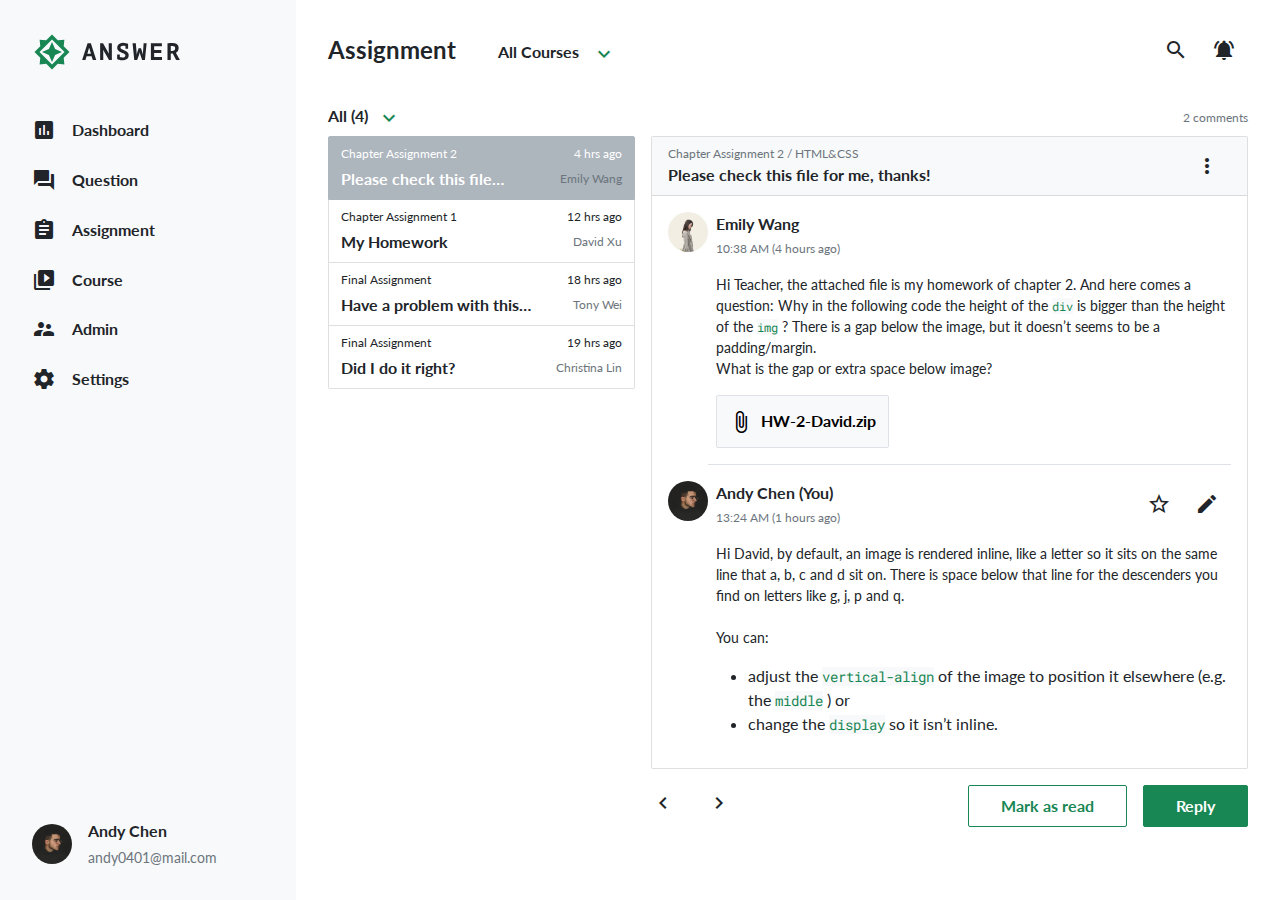
<file: index.html>
<!DOCTYPE html>
<html lang="en">

<head>
  <meta charset="UTF-8">
  <meta name="viewport" content="width=device-width, initial-scale=1.0">
  <meta http-equiv="X-UA-Compatible" content="ie=edge">
  <title>Assignment - ANSWER</title>
  <link rel="icon" href="./assets/images/logo-ANSWER.ico">
  <link rel="stylesheet" href="https://cdnjs.cloudflare.com/ajax/libs/font-awesome/5.13.0/css/all.min.css" />
  <link rel="preconnect" href="https://fonts.googleapis.com">
  <link href="https://fonts.googleapis.com/icon?family=Material+Icons" rel="stylesheet">
  <link rel="preconnect" href="https://fonts.gstatic.com" crossorigin>
  <link href="https://fonts.googleapis.com/css2?family=Lato:wght@400;700;900&family=Roboto+Mono&display=swap" rel="stylesheet">
  <link rel="stylesheet" href="./assets/style/all.css">
</head>

<body>
  <div class="nav-aside d-flex flex-column justify-content-between min-vh-100 ps-4 bg-light py-4">
    <div>
      <a href="index.html"><img src="./assets/images/logo-ANSWER.svg" alt="logo-ANSWER"></a>
      <ul class="nav flex-column mt-4">
        <li class="nav-item">
          <a class="nav-link active" aria-current="page" href="#">
            <span class="material-icons">assessment</span><span class="nav-link-text">Dashboard</span>
          </a>
        </li>
        <li class="nav-item">
          <a class="nav-link" href="#">
            <span class="material-icons">question_answer</span><span class="nav-link-text">Question</span>
          </a>
        </li>
        <li class="nav-item">
          <a class="nav-link" href="index.html">
            <span class="material-icons">assignment</span><span class="nav-link-text">Assignment</span>
          </a>
        </li>
        <li class="nav-item">
          <a class="nav-link" href="#"> 
            <span class="material-icons">video_library</span><span class="nav-link-text">Course</span>
          </a>
        </li>
        <li class="nav-item">
          <a class="nav-link" href="./Admin.html">  
            <span class="material-icons">supervisor_account</span><span class="nav-link-text">Admin</span>          
          </a>
        </li>
        <li class="nav-item">
          <a class="nav-link" href="#">  
            <span class="material-icons">settings</span><span class="nav-link-text">Settings</span>          
          </a>
        </li>
      </ul>    
    </div>
    
    <div class="card d-flex border-0 bg-transparent">
      <div class="row g-0">
        <div class="col d-flex justify-content-center align-items-center user-pic">
          <img src="./assets/images/andychen.jpg" class="img-fluid rounded-circle" alt="user_pic">
        </div>
        <div class="col">
          <div class="card-body py-0">
            <h1 class="card-title fs-6 fw-bold secondary">Andy Chen</h1>
            <p class="card-text fs-s text-muted">andy0401@mail.com</p>
          </div>
        </div>
      </div>
    </div>
  </div>
  <main class="vh-100">
    <div class="container h-100">
      <div class="row g-0">
  <div class="col">
    <nav class="navbar navbar-expand-lg bg-light justify-content-between bg-transparent ">
      <div class="d-flex align-items-end">
        <h1 class="navbar-brand fs-4 fw-bolder">Assignment</h1>
        <!-- 課程選單 -->
        <div class="nav-item dropdown">
          <a class="nav-link dropdown-toggle" href="#" id="navbarDropdown" role="button" data-bs-toggle="dropdown" aria-expanded="false">
            All Courses
          </a>
          <ul class="dropdown-menu" aria-labelledby="navbarDropdown">
            <li><a class="dropdown-item" href="#">HTML&CSS</a></li>
            <li><a class="dropdown-item" href="#">Java Script</a></li>
            <li><a class="dropdown-item" href="#">UI & UX</a></li>
          </ul>
        </div>
      </div>      
      
      <div class="d-flex">
        <form class="d-flex nav-search"> <!-- 搜尋 -->
          <input class="form-control me-2" type="search" style="width: 300px;">
          <button class="btn btn-primary btn-icon material-icons" type="submit">
            search
          </button>
        </form>
        <button type="button" class="btn btn-primary btn-icon material-icons">notifications_active</button>        <!-- 通知 -->
      </div>
    </nav>
  </div>
</div>
<!-------- main -------->
<div class="row g-0 pb-4">
  <!-- 清單區塊 -->  
  <div class="col-4">
    <!-- 篩選 -->
    <div class="dropdown">
      <a class="dropdown-toggle fw-bold d-block text-decoration-none" href="#" id="couresListDropdown" role="button" data-bs-toggle="dropdown" aria-expanded="false">All (4)</a>
      <ul class="dropdown-menu" aria-labelledby="couresListDropdown">
        <li><a class="dropdown-item" href="#">Chapter Assignment 1</a></li>
        <li><a class="dropdown-item" href="#">Chapter Assignment 2</a></li>
        <li><a class="dropdown-item" href="#">Final Assignment</a></li>
      </ul>
    </div>
    <!-- 清單 -->
    
    <div class="list-group assignment_list" id="v-pills-tab" role="tablist" aria-orientation="vertical">
      <button href="#" class="list-group-item list-group-item-action active" id="v-pills-1-tab" data-bs-toggle="pill" data-bs-target="#v-pills-1" type="button" role="tab" aria-controls="v-pills-1" aria-selected="true">
        <div class="d-flex justify-content-between mb-1">
            <p class="fs-sm">Chapter Assignment 2</p>
            <p class="fs-sm text-end">4 hrs ago</p>
        </div>
        <div class="d-flex justify-content-between align-items-center">
            <h2 class="fs-6 fw-bold">Please check this file…</h2>
            <p class="fs-sm text-muted text-end">Emily Wang</p>
        </div>
      </button>
      <button href="#" class="list-group-item list-group-item-action" id="v-pills-2-tab" data-bs-toggle="pill" data-bs-target="#v-pills-2" type="button" role="tab" aria-controls="v-pills-2" aria-selected="true">
        <div class="d-flex justify-content-between mb-1">
            <p class="fs-sm">Chapter Assignment 1</p>
            <p class="fs-sm text-end">12 hrs ago</p>
        </div>
        <div class="d-flex justify-content-between align-items-center">
            <h2 class="fs-6 fw-bold">My Homework</h2>
            <p class="fs-sm text-muted text-end">David Xu</p>
        </div>
      </button>
      <button href="#" class="list-group-item list-group-item-action" id="v-pills-3-tab" data-bs-toggle="pill" data-bs-target="#v-pills-3" type="button" role="tab" aria-controls="v-pills-3" aria-selected="true">
        <div class="d-flex justify-content-between mb-1">
            <p class="fs-sm">Final Assignment</p>
            <p class="fs-sm text-end">18 hrs ago</p>
        </div>
        <div class="d-flex justify-content-between align-items-center">
            <h2 class="fs-6 fw-bold">Have a problem with this…</h2>
            <p class="fs-sm text-muted text-end">Tony Wei</p>
        </div>
      </button>
      <button href="#" class="list-group-item list-group-item-action" id="v-pills-4-tab" data-bs-toggle="pill" data-bs-target="#v-pills-4" type="button" role="tab" aria-controls="v-pills-4" aria-selected="true">
        <div class="d-flex justify-content-between mb-1">
            <p class="fs-sm">Final Assignment</p>
            <p class="fs-sm text-end">19 hrs ago</p>
        </div>
        <div class="d-flex justify-content-between align-items-center">
            <h2 class="fs-6 fw-bold">Did I do it right?</h2>
            <p class="fs-sm text-muted text-end">Christina Lin</p>
        </div>
      </button>
    </div>
  </div>
  
  <!-- 評論 -->
  <div class="col-8 ps-3">
    <div class="tab-content" id="v-pills-tabContent">
      <!-- 評論1 -->
      <div class="tab-pane fade show active" id="v-pills-1" role="tabpanel" aria-labelledby="v-pills-1-tab">
        <p class="fs-sm text-muted text-end comments">2 comments</p>
        <div class="card">
          <div class="card-header d-flex justify-content-between align-items-center">
            <div>
              <p class="fs-sm text-muted">Chapter Assignment 2 / HTML&CSS</p>
              <h3 class="fs-6 fw-bold">Please check this file for me, thanks!</h3>
            </div>
            <button type="button" class="material-icons btn btn-primary btn-icon">more_vert</button>
          </div>
          <div class="card-body px-0">
            <!-- comment_student  -->
            <div class="d-flex mb-3 px-3">
              <div class="d-flex justify-content-center user-pic">
                <img src="./assets/images/emilywang.jpg" class="img-fluid rounded-circle" alt="user_pic">
              </div>    
              <div class="ps-2 border-bottom pb-3">
                <div class="card-title mb-3">
                  <p class="fs-6 fw-bold pb-1">Emily Wang</p>
                  <p class="fs-sm text-muted">10:38 AM (4 hours ago)</p>
                </div>
                <p class="card-text fs-s pb-3">
                  Hi Teacher, the attached file is my homework of chapter 2. And here comes a question: Why in the following code the height of the <code class="bg-secondary">div</code> is bigger than the height of the <code class="bg-secondary">img</code> ? There is a gap below the image, but it doesn’t seems to be a padding/margin.<br>
                  What is the gap or extra space below image?
                </p>
                <a href="#" class="btn btn-secondary border fw-bold" download="./assets/HW-2-David.zip"><span class="material-icons pe-2">attach_file</span>HW-2-David.zip</a>
              </div>
              
            </div>
            <!-- comment_teacher -->
            <div class="d-custom-flex comment-reply px-3">
              <div class="d-flex justify-content-center user-pic">
                <img src="./assets/images/andychen.jpg" class="img-fluid rounded-circle" alt="user_pic">
              </div>    
              <div class="ps-2">
                <div class="card-title mb-3 d-flex justify-content-between">
                  <div>
                    <p class="fs-6 fw-bold pb-1">Andy Chen (You)</p>
                    <p class="fs-sm text-muted">13:24 AM (1 hours ago)</p>
                  </div>
                  <div class="d-flex">
                    <button type="button" class="material-icons btn btn-primary btn-icon">star_outline</button>
                    <button type="button" class="material-icons btn btn-primary btn-icon">edit</button>
                  </div>
                </div>
                <p class="card-text fs-s pb-3">
                  Hi David, by default, an image is rendered inline, like a letter so it sits on the same line that a, b, c and d sit on. There is space below that line for the descenders you find on letters like g, j, p and q.<br><br>
                  You can:<br>
                  <ul>
                    <li>adjust the <code class="bg-secondary">vertical-align</code> of the image to position it elsewhere (e.g. the <code class="bg-secondary">middle</code> ) or</li>
                    <li>change the <code class="bg-secondary">display</code> so it isn’t inline.</li>
                  </ul>
                </p>
              </div>      
            </div>
            <div class="comment-editor">
              <div id="editor"></div>
              <div class="d-flex gap-3 comment-editor-button">
                <button type="button" class="btn btn-outline-success btn-comment btn-editor">Cancel</button>
                <button type="button" class="btn btn-success btn-comment btn-editor">Reply</button>
              </div>
            </div>
          </div>
        </div>    
        <div class="d-custom-flex justify-content-between mt-3 comment-pagination">
          <div class="mx-n3">
            <a href="#" class="material-icons btn btn-primary btn-icon px-3">chevron_left</a>
            <a href="#" class="material-icons btn btn-primary btn-icon px3">chevron_right</a>
          </div>
          <div class="d-flex gap-3">
            <button class="btn btn-outline-success btn-comment">Mark as read</button>
            <button class="btn btn-success btn-comment btn-comment-reply">Reply</button>
          </div>
        </div>   
      </div>
      <!-- 評論2(編輯)-->
      <div class="tab-pane fade" id="v-pills-2" role="tabpanel" aria-labelledby="v-pills-2-tab">
        <p class="fs-sm text-muted text-end comments">2 comments</p>
        <div class="card">
          <div class="card-header d-flex justify-content-between align-items-center">
            <div>
              <p class="fs-sm text-muted">Chapter Assignment 2 / HTML&CSS</p>
              <h3 class="fs-6 fw-bold">Please check this file for me, thanks!</h3>
            </div>
            <button type="button" class="material-icons btn btn-primary btn-icon">more_vert</button>
          </div>
          <div class="card-body px-0">
            <!-- comment_student  -->
            <div class="d-flex mb-3 px-3">
              <div class="d-flex justify-content-center user-pic">
                <img src="./assets/images/emilywang.jpg" class="img-fluid rounded-circle" alt="user_pic">
              </div>    
              <div class="ps-2 border-bottom pb-3">
                <div class="card-title mb-3">
                  <p class="fs-6 fw-bold pb-1">Emily Wang</p>
                  <p class="fs-sm text-muted">10:38 AM (4 hours ago)</p>
                </div>
                <p class="card-text fs-s pb-3">
                  Hi Teacher, the attached file is my homework of chapter 2. And here comes a question: Why in the following code the height of the <code >div</code> is bigger than the height of the <code class="bg-secondary">img</code> ? There is a gap below the image, but it doesn’t seems to be a padding/margin.<br>
                  What is the gap or extra space below image?
                </p>
                <a href="#" class="btn btn-secondary border fw-bold" download="./assets/HW-2-David.zip"><span class="material-icons pe-2">attach_file</span>HW-2-David.zip</a>
              </div>
              
            </div>
            <!-- comment_teacher -->
            <div class="d-custom-flex comment-reply px-3">
              <div class="d-flex justify-content-center user-pic">
                <img src="./assets/images/andychen.jpg" class="img-fluid rounded-circle" alt="user_pic">
              </div>    
              <div class="ps-2">
                <div class="card-title mb-3 d-flex justify-content-between">
                  <div>
                    <p class="fs-6 fw-bold pb-1">Andy Chen (You)</p>
                    <p class="fs-sm text-muted">13:24 AM (1 hours ago)</p>
                  </div>
                  <div class="d-flex">
                    <button type="button" class="material-icons btn btn-primary btn-icon">star_outline</button>
                    <button type="button" class="material-icons btn btn-primary btn-icon">edit</button>
                  </div>
                </div>
                <p class="card-text fs-s pb-3">
                  Hi David, by default, an image is rendered inline, like a letter so it sits on the same line that a, b, c and d sit on. There is space below that line for the descenders you find on letters like g, j, p and q.<br><br>
                  You can:<br>
                  <ul>
                    <li>adjust the <code class="bg-secondary">vertical-align</code> of the image to position it elsewhere (e.g. the <code class="bg-secondary">middle</code> ) or</li>
                    <li>change the <code class="bg-secondary">display</code> so it isn’t inline.</li>
                  </ul>
                </p>
              </div>      
            </div>
            <div class="comment-editor">
              <div class="d-flex gap-3 comment-editor-button">
                <button type="button" class="btn btn-outline-success btn-comment btn-editor">Cancel</button>
                <button type="button" class="btn btn-success btn-comment btn-editor">Reply</button>
              </div>
            </div>
          </div>
        </div>    
        <div class="d-custom-flex justify-content-between mt-3 comment-pagination">
          <div class="mx-n3">
            <a href="#" class="material-icons btn btn-primary btn-icon px-3">chevron_left</a>
            <a href="#" class="material-icons btn btn-primary btn-icon px3">chevron_right</a>
          </div>
          <div class="d-flex gap-3">
            <button class="btn btn-outline-success btn-comment">Mark as read</button>
            <button class="btn btn-success btn-comment btn-comment-reply" disabled>Reply</button>
          </div>
        </div>   
      </div>
      <!-- 評論3 -->
      <div class="tab-pane fade" id="v-pills-3" role="tabpanel" aria-labelledby="v-pills-3-tab">
        <p class="fs-sm text-muted text-end comments">2 comments</p>
        <div class="card">
          <div class="card-header d-flex justify-content-between align-items-center">
            <div>
              <p class="fs-sm text-muted">Chapter Assignment 2 / HTML&CSS</p>
              <h3 class="fs-6 fw-bold">Please check this file for me, thanks!</h3>
            </div>
            <button type="button" class="material-icons btn btn-primary btn-icon">more_vert</button>
          </div>
          <div class="card-body px-0">
            <!-- comment_student  -->
            <div class="d-flex mb-3 px-3">
              <div class="d-flex justify-content-center user-pic">
                <img src="./assets/images/emilywang.jpg" class="img-fluid rounded-circle" alt="user_pic">
              </div>    
              <div class="ps-2 border-bottom pb-3">
                <div class="card-title mb-3">
                  <p class="fs-6 fw-bold pb-1">Emily Wang</p>
                  <p class="fs-sm text-muted">10:38 AM (4 hours ago)</p>
                </div>
                <p class="card-text fs-s pb-3">
                  Hi Teacher, the attached file is my homework of chapter 2. And here comes a question: Why in the following code the height of the <code >div</code> is bigger than the height of the <code class="bg-secondary">img</code> ? There is a gap below the image, but it doesn’t seems to be a padding/margin.<br>
                  What is the gap or extra space below image?
                </p>
                <a href="#" class="btn btn-secondary border fw-bold" download="./assets/HW-2-David.zip"><span class="material-icons pe-2">attach_file</span>HW-2-David.zip</a>
              </div>
              
            </div>
            <!-- comment_teacher -->
            <div class="d-custom-flex comment-reply px-3">
              <div class="d-flex justify-content-center user-pic">
                <img src="./assets/images/andychen.jpg" class="img-fluid rounded-circle" alt="user_pic">
              </div>    
              <div class="ps-2">
                <div class="card-title mb-3 d-flex justify-content-between">
                  <div>
                    <p class="fs-6 fw-bold pb-1">Andy Chen (You)</p>
                    <p class="fs-sm text-muted">13:24 AM (1 hours ago)</p>
                  </div>
                  <div class="d-flex">
                    <button type="button" class="material-icons btn btn-primary btn-icon">star_outline</button>
                    <button type="button" class="material-icons btn btn-primary btn-icon">edit</button>
                  </div>
                </div>
                <p class="card-text fs-s pb-3">
                  Hi David, by default, an image is rendered inline, like a letter so it sits on the same line that a, b, c and d sit on. There is space below that line for the descenders you find on letters like g, j, p and q.<br><br>
                  You can:<br>
                  <ul>
                    <li>adjust the <code class="bg-secondary">vertical-align</code> of the image to position it elsewhere (e.g. the <code class="bg-secondary">middle</code> ) or</li>
                    <li>change the <code class="bg-secondary">display</code> so it isn’t inline.</li>
                  </ul>
                </p>
              </div>      
            </div>
            <div class="comment-editor">
              <div class="d-flex gap-3 comment-editor-button">
                <button type="button" class="btn btn-outline-success btn-comment btn-editor">Cancel</button>
                <button type="button" class="btn btn-success btn-comment btn-editor">Reply</button>
              </div>
            </div>
          </div>
        </div>    
        <div class="d-custom-flex justify-content-between mt-3 comment-pagination">
          <div class="mx-n3">
            <a href="#" class="material-icons btn btn-primary btn-icon px-3">chevron_left</a>
            <a href="#" class="material-icons btn btn-primary btn-icon px3">chevron_right</a>
          </div>
          <div class="d-flex gap-3">
            <button class="btn btn-outline-success btn-comment">Mark as read</button>
            <button class="btn btn-success btn-comment btn-comment-reply" disabled>Reply</button>
          </div>
        </div>   
      </div>
      <!-- 評論4 -->
      <div class="tab-pane fade" id="v-pills-4" role="tabpanel" aria-labelledby="v-pills-4-tab">
        <p class="fs-sm text-muted text-end comments">2 comments</p>
        <div class="card">
          <div class="card-header d-flex justify-content-between align-items-center">
            <div>
              <p class="fs-sm text-muted">Chapter Assignment 2 / HTML&CSS</p>
              <h3 class="fs-6 fw-bold">Please check this file for me, thanks!</h3>
            </div>
            <button type="button" class="material-icons btn btn-primary btn-icon">more_vert</button>
          </div>
          <div class="card-body px-0">
            <!-- comment_student  -->
            <div class="d-flex mb-3 px-3">
              <div class="d-flex justify-content-center user-pic">
                <img src="./assets/images/emilywang.jpg" class="img-fluid rounded-circle" alt="user_pic">
              </div>    
              <div class="ps-2 border-bottom pb-3">
                <div class="card-title mb-3">
                  <p class="fs-6 fw-bold pb-1">Emily Wang</p>
                  <p class="fs-sm text-muted">10:38 AM (4 hours ago)</p>
                </div>
                <p class="card-text fs-s pb-3">
                  Hi Teacher, the attached file is my homework of chapter 2. And here comes a question: Why in the following code the height of the <code >div</code> is bigger than the height of the <code class="bg-secondary">img</code> ? There is a gap below the image, but it doesn’t seems to be a padding/margin.<br>
                  What is the gap or extra space below image?
                </p>
                <a href="#" class="btn btn-secondary border fw-bold" download="./assets/HW-2-David.zip"><span class="material-icons pe-2">attach_file</span>HW-2-David.zip</a>
              </div>
              
            </div>
            <!-- comment_teacher -->
            <div class="d-custom-flex comment-reply px-3">
              <div class="d-flex justify-content-center user-pic">
                <img src="./assets/images/andychen.jpg" class="img-fluid rounded-circle" alt="user_pic">
              </div>    
              <div class="ps-2">
                <div class="card-title mb-3 d-flex justify-content-between">
                  <div>
                    <p class="fs-6 fw-bold pb-1">Andy Chen (You)</p>
                    <p class="fs-sm text-muted">13:24 AM (1 hours ago)</p>
                  </div>
                  <div class="d-flex">
                    <button type="button" class="material-icons btn btn-primary btn-icon">star_outline</button>
                    <button type="button" class="material-icons btn btn-primary btn-icon">edit</button>
                  </div>
                </div>
                <p class="card-text fs-s pb-3">
                  Hi David, by default, an image is rendered inline, like a letter so it sits on the same line that a, b, c and d sit on. There is space below that line for the descenders you find on letters like g, j, p and q.<br><br>
                  You can:<br>
                  <ul>
                    <li>adjust the <code class="bg-secondary">vertical-align</code> of the image to position it elsewhere (e.g. the <code class="bg-secondary">middle</code> ) or</li>
                    <li>change the <code class="bg-secondary">display</code> so it isn’t inline.</li>
                  </ul>
                </p>
              </div>      
            </div>
            <div class="comment-editor">
              <div class="d-flex gap-3 comment-editor-button">
                <button type="button" class="btn btn-outline-success btn-comment btn-editor">Cancel</button>
                <button type="button" class="btn btn-success btn-comment btn-editor">Reply</button>
              </div>
            </div>
          </div>
        </div>    
        <div class="d-custom-flex justify-content-between mt-3 comment-pagination">
          <div class="mx-n3">
            <a href="#" class="material-icons btn btn-primary btn-icon px-3">chevron_left</a>
            <a href="#" class="material-icons btn btn-primary btn-icon px3">chevron_right</a>
          </div>
          <div class="d-flex gap-3">
            <button class="btn btn-outline-success btn-comment">Mark as read</button>
            <button class="btn btn-success btn-comment btn-comment-reply" disabled>Reply</button>
          </div>
        </div>   
      </div>
    </div>
  </div>      
  
</div>
    </div>
  </main>
  <script src="./assets/js/vendors.js"></script>
  <script src="https://cdn.ckeditor.com/ckeditor5/35.0.1/classic/ckeditor.js"></script>
  <script src="./assets/js/all.js"></script>
  
</body>

</html>
</file>
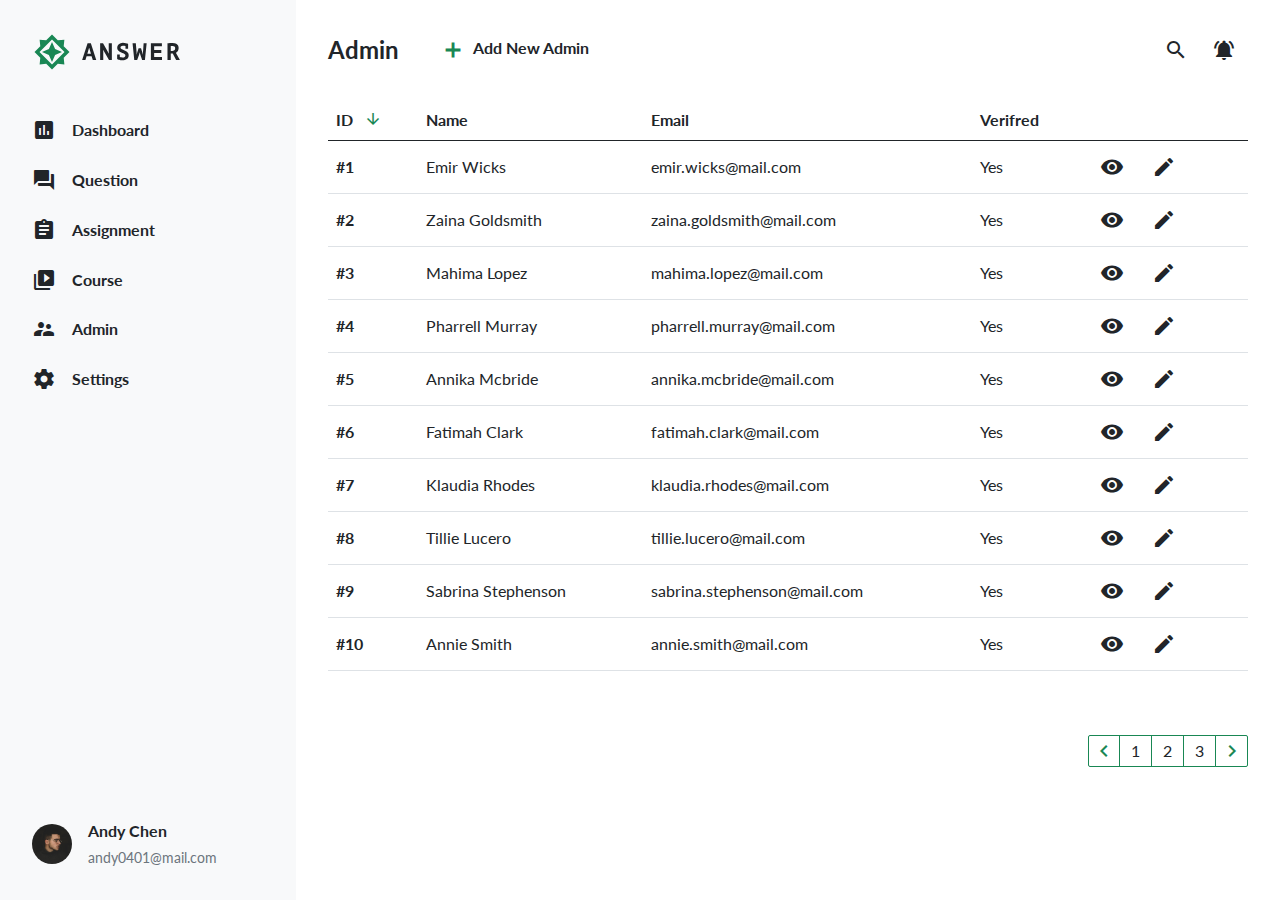
<file: Admin.html>
<!DOCTYPE html>
<html lang="en">

<head>
  <meta charset="UTF-8">
  <meta name="viewport" content="width=device-width, initial-scale=1.0">
  <meta http-equiv="X-UA-Compatible" content="ie=edge">
  <title>Admin - ANSWER</title>
  <link rel="icon" href="./assets/images/logo-ANSWER.ico">
  <link rel="stylesheet" href="https://cdnjs.cloudflare.com/ajax/libs/font-awesome/5.13.0/css/all.min.css" />
  <link rel="preconnect" href="https://fonts.googleapis.com">
  <link href="https://fonts.googleapis.com/icon?family=Material+Icons" rel="stylesheet">
  <link rel="preconnect" href="https://fonts.gstatic.com" crossorigin>
  <link href="https://fonts.googleapis.com/css2?family=Lato:wght@400;700;900&family=Roboto+Mono&display=swap" rel="stylesheet">
  <link rel="stylesheet" href="./assets/style/all.css">
</head>

<body>
  <div class="nav-aside d-flex flex-column justify-content-between min-vh-100 ps-4 bg-light py-4">
    <div>
      <a href="index.html"><img src="./assets/images/logo-ANSWER.svg" alt="logo-ANSWER"></a>
      <ul class="nav flex-column mt-4">
        <li class="nav-item">
          <a class="nav-link active" aria-current="page" href="#">
            <span class="material-icons">assessment</span><span class="nav-link-text">Dashboard</span>
          </a>
        </li>
        <li class="nav-item">
          <a class="nav-link" href="#">
            <span class="material-icons">question_answer</span><span class="nav-link-text">Question</span>
          </a>
        </li>
        <li class="nav-item">
          <a class="nav-link" href="index.html">
            <span class="material-icons">assignment</span><span class="nav-link-text">Assignment</span>
          </a>
        </li>
        <li class="nav-item">
          <a class="nav-link" href="#"> 
            <span class="material-icons">video_library</span><span class="nav-link-text">Course</span>
          </a>
        </li>
        <li class="nav-item">
          <a class="nav-link" href="./Admin.html">  
            <span class="material-icons">supervisor_account</span><span class="nav-link-text">Admin</span>          
          </a>
        </li>
        <li class="nav-item">
          <a class="nav-link" href="#">  
            <span class="material-icons">settings</span><span class="nav-link-text">Settings</span>          
          </a>
        </li>
      </ul>    
    </div>
    
    <div class="card d-flex border-0 bg-transparent">
      <div class="row g-0">
        <div class="col d-flex justify-content-center align-items-center user-pic">
          <img src="./assets/images/andychen.jpg" class="img-fluid rounded-circle" alt="user_pic">
        </div>
        <div class="col">
          <div class="card-body py-0">
            <h1 class="card-title fs-6 fw-bold secondary">Andy Chen</h1>
            <p class="card-text fs-s text-muted">andy0401@mail.com</p>
          </div>
        </div>
      </div>
    </div>
  </div>
  <main class="vh-100">
    <div class="container h-100">
      <div class="row g-0">
  <div class="col">
    <nav class="navbar navbar-expand-lg bg-light justify-content-between bg-transparent ">
      <div class="d-flex align-items-center">
        <h1 class="navbar-brand fs-4 fw-bolder">Admin</h1>
        <a class="nav-link add-new-admin" href="#" role="button" data-bs-toggle="modal" data-bs-target="#exampleModal1">Add New Admin</a>
      </div>    
      
      <div class="d-flex">
        <form class="d-flex nav-search"> <!-- 搜尋 -->
          <input class="form-control me-2" type="search" style="width: 300px;">
          <button class="btn btn-primary btn-icon material-icons" type="submit">
            search
          </button>
        </form>
        <button type="button" class="btn btn-primary btn-icon material-icons">notifications_active</button>        <!-- 通知 -->
      </div>
    </nav>
    <!-- Add New Admin Modal -->
    <div class="modal fade" id="exampleModal1" tabindex="-1" aria-labelledby="exampleModalLabel1" aria-hidden="true">
      <div class="modal-dialog modal-dialog-scrollable">
        <div class="modal-content">
          <div class="modal-header">
            <h1 class="modal-title fs-4 fw-bold" id="exampleModalLabel1">New Admin</h1>
            <button type="button" class="btn-close" data-bs-dismiss="modal" aria-label="Close"></button>
          </div>
          <div class="modal-body pt-3">
            <form>                            
              <fieldset>                
                <legend class="mb-3 fs-5 fw-bold">Account</legend>
                <div class="mb-3">
                  <label for="name" class="form-label">Name</label>
                  <input type="text" id="name" class="form-control" placeholder="">
                </div>
                <div>
                  <label for="email" class="form-label">Email</label>
                  <input type="email" id="email" class="form-control" placeholder="">
                </div>
              </fieldset>
              <hr>
              <fieldset>
                <legend class="mb-3 fs-5 fw-bold">Verification</legend>
                <p class="message-verification pb-3 fw-bold lh-1">Unverified</p>
                <button type="button" class="btn btn-outline-success w-100 btn-verification fw-bold">Send Verification Mail</button>
              </fieldset>
              <hr>
              <fieldset>
                <legend class="mb-3 fs-5 fw-bold">Access Level</legend>
                <select class="form-select ps-3 text-muted" aria-label="Default select example">
                  <option selected>-Choose access level-</option>
                  <option value="1">Admin</option>
                  <option value="2">User</option>
                  <option value="3">Guest</option>
                </select>
              </fieldset>
              <hr>
              <fieldset class="border-0 mb-0 pb-0">
                <legend class="mb-3 fs-5 fw-bold">Custom Access</legend>
                <div class="form-check">
                  <input class="form-check-input" type="checkbox" value="" id="accessCheck-new-Lecture">
                  <label class="form-check-label" for="accessCheck-new-Lecture">
                    Lecture
                  </label>
                </div>
                <div class="form-check">
                  <input class="form-check-input" type="checkbox" value="" id="accessCheck-new-Coupon">
                  <label class="form-check-label" for="accessCheck-new-Coupon">
                    Coupon
                  </label>
                </div>
                <div class="form-check">
                  <input class="form-check-input" type="checkbox" value="" id="aaccessCheck-new-Message">
                  <label class="form-check-label" for="aaccessCheck-new-Message">
                    Message
                  </label>
                </div>
                <div class="form-check">
                  <input class="form-check-input" type="checkbox" value="" id="aaccessCheck-new-Setting">
                  <label class="form-check-label" for="aaccessCheck-new-Setting">
                    Setting
                  </label>
                </div>
                <div class="form-check mb-0">
                  <input class="form-check-input" type="checkbox" value="" id="aaccessCheck-new-TaskMenu">
                  <label class="form-check-label" for="aaccessCheck-new-TaskMenu">
                    Task Menu
                  </label>
                </div>
              </fieldset>
            </form>
          </div>
          <div class="modal-footer">
            <button type="button" class="btn btn-outline-success btn-custom" data-bs-dismiss="modal">Cancel</button>
            <button type="button" class="btn btn-success btn-custom">Add</button>
          </div>
        </div>
      </div>
    </div>
  </div>
</div>


<div class="row g-0">
  <div class="col">
    <table class="table table-hover mb-0">
      <thead>
        <tr>
          <th scope="col" class="admin-table-id">ID <a href="#" role="button" class="material-icons material-icons-arrow_downward">arrow_downward</a></th>
          <th scope="col">Name</th>
          <th scope="col">Email</th>
          <th scope="col">Verifred</th>
          <th scope="col"></th>
        </tr>
      </thead>
      <tbody class="align-middle">
        <tr>
          <th scope="row">#1</th>
          <td>Emir Wicks</td>
          <td>emir.wicks@mail.com</td>
          <td>Yes</td>
          <td>
            <button type="button" class="btn btn-primary btn-icon material-icons" data-bs-toggle="modal" data-bs-target="#exampleModal3">visibility</button>
            <button type="button" class="btn btn-primary btn-icon material-icons" data-bs-toggle="modal" data-bs-target="#exampleModal2">edit</button>
          </td>
        </tr>
        <tr>
          <th scope="row">#2</th>
          <td>Zaina Goldsmith</td>
          <td>zaina.goldsmith@mail.com</td>
          <td>Yes</td>
          <td>
            <button type="button" class="btn btn-primary btn-icon material-icons">visibility</button>
            <button type="button" class="btn btn-primary btn-icon material-icons">edit</button>
          </td>
        </tr>
        <tr>
          <th scope="row">#3</th>
          <td>Mahima Lopez</td>
          <td>mahima.lopez@mail.com</td>
          <td>Yes</td>
          <td>
            <button type="button" class="btn btn-primary btn-icon material-icons">visibility</button>
            <button type="button" class="btn btn-primary btn-icon material-icons">edit</button>
          </td>
        </tr>
        <tr>
          <th scope="row">#4</th>
          <td>Pharrell Murray</td>
          <td>pharrell.murray@mail.com</td>
          <td>Yes</td>
          <td>
            <button type="button" class="btn btn-primary btn-icon material-icons">visibility</button>
            <button type="button" class="btn btn-primary btn-icon material-icons">edit</button>
          </td>
        </tr>
        <tr>
          <th scope="row">#5</th>
          <td>Annika Mcbride</td>
          <td>annika.mcbride@mail.com</td>
          <td>Yes</td>
          <td>
            <button type="button" class="btn btn-primary btn-icon material-icons">visibility</button>
            <button type="button" class="btn btn-primary btn-icon material-icons">edit</button>
          </td>
        </tr>
        <tr>
          <th scope="row">#6</th>
          <td>Fatimah Clark</td>
          <td>fatimah.clark@mail.com</td>
          <td>Yes</td>
          <td>
            <button type="button" class="btn btn-primary btn-icon material-icons">visibility</button>
            <button type="button" class="btn btn-primary btn-icon material-icons">edit</button>
          </td>
        </tr>
        <tr>
          <th scope="row">#7</th>
          <td>Klaudia Rhodes</td>
          <td>klaudia.rhodes@mail.com</td>
          <td>Yes</td>
          <td>
            <button type="button" class="btn btn-primary btn-icon material-icons">visibility</button>
            <button type="button" class="btn btn-primary btn-icon material-icons">edit</button>
          </td>
        </tr>
        <tr>
          <th scope="row">#8</th>
          <td>Tillie Lucero</td>
          <td>tillie.lucero@mail.com</td>
          <td>Yes</td>
          <td>
            <button type="button" class="btn btn-primary btn-icon material-icons">visibility</button>
            <button type="button" class="btn btn-primary btn-icon material-icons">edit</button>
          </td>
        </tr>
        <tr>
          <th scope="row">#9</th>
          <td>Sabrina Stephenson</td>
          <td>sabrina.stephenson@mail.com</td>
          <td>Yes</td>
          <td>
            <button type="button" class="btn btn-primary btn-icon material-icons">visibility</button>
            <button type="button" class="btn btn-primary btn-icon material-icons">edit</button>
          </td>
        </tr>
        <tr>
          <th scope="row">#10</th>
          <td>Annie Smith</td>
          <td>annie.smith@mail.com</td>
          <td>Yes</td>
          <td>
            <button type="button" class="btn btn-primary btn-icon material-icons">visibility</button>
            <button type="button" class="btn btn-primary btn-icon material-icons">edit</button>
          </td>
        </tr>
      </tbody>
    </table>
    <!-- edit admin modal -->
    <div class="modal fade" id="exampleModal2" tabindex="-1" aria-labelledby="exampleModalLabel2" aria-hidden="true">
      <div class="modal-dialog modal-dialog-scrollable">
        <div class="modal-content">
          <div class="modal-header">
            <h1 class="modal-title fs-4 fw-bold" id="exampleModalLabel2">Edit Admin</h1>
            <button type="button" class="btn-close" data-bs-dismiss="modal" aria-label="Close"></button>
          </div>
          <div class="modal-body pt-3">
            <form>
              <fieldset>
                <legend class="mb-3 fs-5 fw-bold">Account</legend>
                <div class="mb-3">
                  <label for="name" class="form-label">Name</label>
                  <input type="text" id="name" class="form-control border-0 bg-light" value="Emir Wicks" readonly>
                </div>
                <div>
                  <label for="email" class="form-label">Email</label>
                  <input type="email" id="email" class="form-control border-0 bg-light" value="emir.wicks@mail.com" readonly>
                </div>
              </fieldset>
              <hr>
              <fieldset>
                <legend class="mb-3 fs-5 fw-bold">Verification</legend>
                <div class="d-flex justify-content-between pb-3">
                  <p class="message-verification verified fw-bold lh-1">Verified</p>
                  <p class="fs-s">2020/4/12</p>
                </div>
                <button type="button" class="btn btn-outline-success w-100 btn-verification fw-bold" disabled>Send Verification Mail</button>
              </fieldset>
              <hr>
              <fieldset>
                <legend class="mb-3 fs-5 fw-bold">Access Level</legend>
                <select class="form-select ps-3" aria-label="Default select example">
                  <option>-Choose access level-</option>
                  <option value="1" selected>Admin</option>
                  <option value="2">User</option>
                  <option value="3">Guest</option>
                </select>
              </fieldset>
              <hr>
              <fieldset>
                <legend class="mb-3 fs-5 fw-bold">Custom Access</legend>
                <div class="form-check">
                  <input class="form-check-input" type="checkbox" value="" id="accessCheck-Lecture">
                  <label class="form-check-label" for="accessCheck-Lecture">
                    Lecture
                  </label>
                </div>
                <div class="form-check">
                  <input class="form-check-input" type="checkbox" value="" id="accessCheck-Coupon">
                  <label class="form-check-label" for="accessCheck-Coupon">
                    Coupon
                  </label>
                </div>
                <div class="form-check">
                  <input class="form-check-input" type="checkbox" value="" id="aaccessCheck-Message">
                  <label class="form-check-label" for="aaccessCheck-Message">
                    Message
                  </label>
                </div>
                <div class="form-check">
                  <input class="form-check-input" type="checkbox" value="" id="aaccessCheck-Setting">
                  <label class="form-check-label" for="aaccessCheck-Setting">
                    Setting
                  </label>
                </div>
                <div class="form-check mb-0">
                  <input class="form-check-input" type="checkbox" value="" id="aaccessCheck-TaskMenu">
                  <label class="form-check-label" for="aaccessCheck-TaskMenu">
                    Task Menu
                  </label>
                </div>
              </fieldset>
              <hr>
              <fieldset class="border-0 mb-0 pb-0">
                <legend class="mb-3 fs-5 fw-bold">Deactivate Account
                </legend>
                <p class="text-danger message-deactivate pb-3 lh-1">This cannot be undone!</p>
                <button type="button" class="btn btn-outline-danger w-100 btn-deactivate fw-bold">Deactivate This Account</button>
              </fieldset>
            </form>
          </div>
          <div class="modal-footer">
            <button type="button" class="btn btn-outline-success btn-custom" data-bs-dismiss="modal">Cancel</button>
            <button type="button" class="btn btn-success btn-custom">Update</button>
          </div>
        </div>
      </div>
    </div>
    <!-- admin info -->
    <div class="modal fade" id="exampleModal3" tabindex="-1" aria-labelledby="exampleModalLabel3" aria-hidden="true">
      <div class="modal-dialog modal-dialog-centered">
        <div class="modal-content">
          <div class="modal-body">
            <div class="card border-0" style="max-width: 480px;">
              <div class="row g-0 justify-content-between">
                <div class="col-md-4 user-pic-admin">
                  <img src="./assets/images/emir.jpg" class="img-fluid rounded" alt="user_pic">
                </div>
                <div class="col-md-8">
                  <div class="card-body py-0 ps-3 pe-0 ms-2">
                    <div class="d-flex justify-content-between align-items-center pb-2">
                      <p class="card-text">#1</p>
                      <button type="button" class="btn-close p-0 fs-6" data-bs-dismiss="modal" aria-label="Close"></button>
                    </div>                  
                    <p class="card-text">Admin</p>
                    <h1 class="card-title h4 fw-bold">Emir Wicks</h1>
                    <p class="card-text pb-2"><small class="text-muted">emir.wicks@mail.com</small></p>
                    <div class="d-flex justify-content-between align-items-center">
                      <p class="card-text px-2">Verified</p>
                      <button type="button" class="btn btn-primary material-icons p-0 lh-1 btn-expand-more">expand_more</button>
                    </div>
                    <div class="d-custom-flex justify-content-between admin-expand"><!-- modal-footer -->
                      <button type="button" class="btn btn-outline-danger btn-deactivate btn-custom">Deactivate</button>
                      <button type="button" class="btn btn-success btn-custom" data-bs-toggle="modal" data-bs-target="#exampleModal2"  data-bs-dismiss="modal">Edit</button>
                      <!-- 要加 data-bs-dismiss="modal"在切換時第一個modal才會同時關閉 -->
                    </div>
                  </div>                
                </div>
              </div>
            </div>
          </div>        
        </div>
      </div>
    </div>
  </div>
</div>
<div class="row g-0 mt-5 mb-3">
  <div class="col">
    <nav aria-label="Page navigation example">
      <ul class="pagination justify-content-end admin-pagination">
        <li class="page-item">
          <a class="page-link material-icons text-success" href="#" aria-label="Previous">chevron_left</a>
        </li>
        <li class="page-item"><a class="page-link" href="#">1</a></li>
        <li class="page-item"><a class="page-link" href="#">2</a></li>
        <li class="page-item"><a class="page-link" href="#">3</a></li>
        <li class="page-item">
          <a class="page-link material-icons text-success" href="#" aria-label="Previous">chevron_right</a>
        </li>
      </ul>
    </nav>
  </div>
</div>

    </div>
  </main>
  <script src="./assets/js/vendors.js"></script>
  <script src="https://cdn.ckeditor.com/ckeditor5/35.0.1/classic/ckeditor.js"></script>
  <script src="./assets/js/all.js"></script>
  
</body>

</html>
</file>
